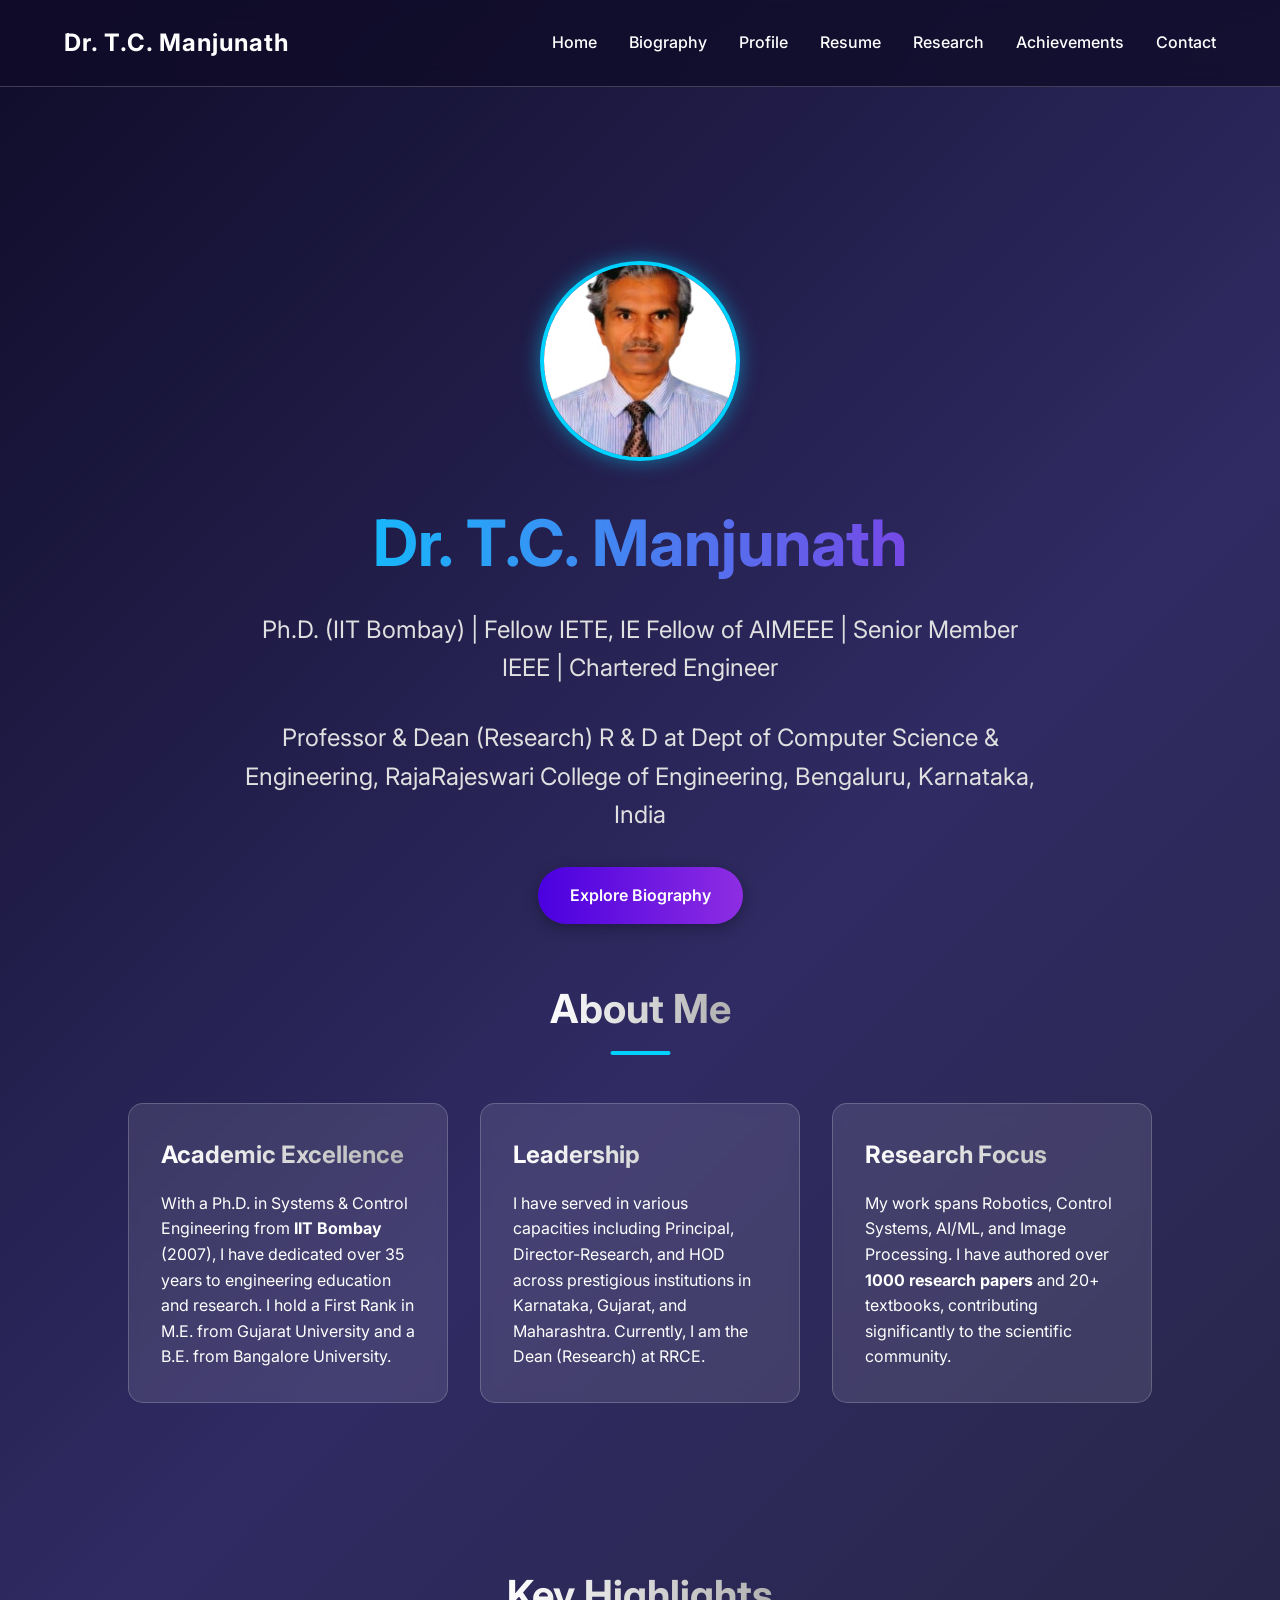
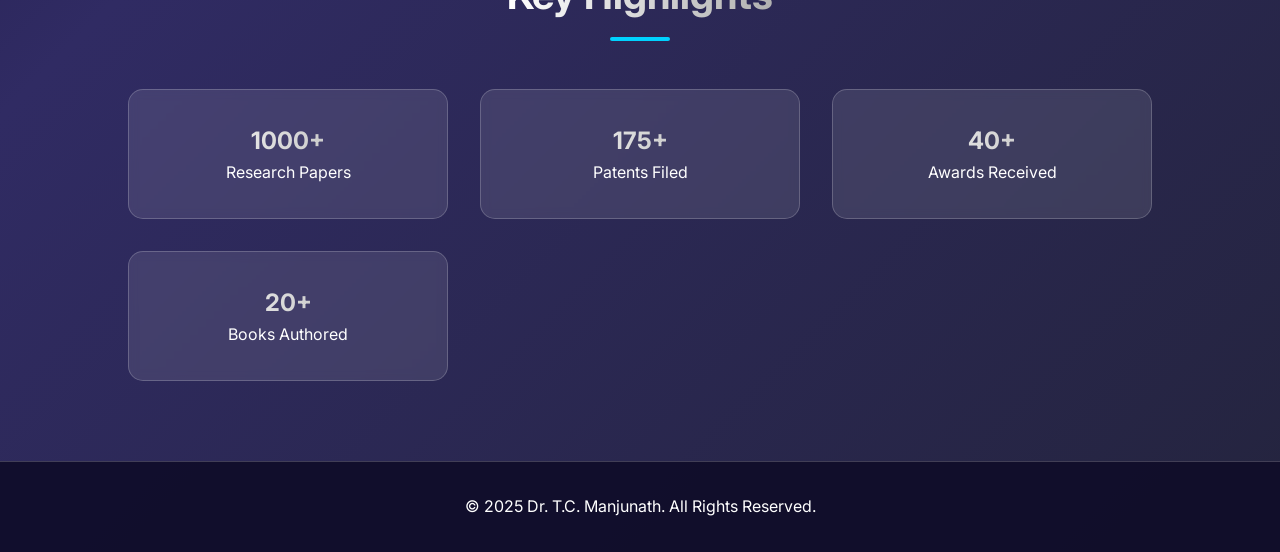
<file: index.html>
<!DOCTYPE html>
<html lang="en">

<head>
    <meta charset="UTF-8">
    <meta name="viewport" content="width=device-width, initial-scale=1.0">
    <title>Dr. T.C. Manjunath | Professor & Researcher</title>
    <meta name="description"
        content="Official portfolio of Dr. T.C. Manjunath, distinguished Professor, Researcher, and Dean with over 35 years of experience in Engineering and Technology.">
    <link rel="preconnect" href="https://fonts.googleapis.com">
    <link rel="preconnect" href="https://fonts.gstatic.com" crossorigin>
    <link href="https://fonts.googleapis.com/css2?family=Inter:wght@300;400;600;700&display=swap" rel="stylesheet">
    <link rel="stylesheet" href="style.css">
</head>

<body>

    <!-- Navigation -->
    <nav>
        <div class="logo">Dr. T.C. Manjunath</div>
        <ul class="nav-links">
            <li><a href="index.html">Home</a></li>
            <li><a href="Dr Man Biography - WA - RRCE.pdf" target="_blank">Biography</a></li>
            <li><a href="Dr Man Profile-WA-RRCE.pdf" target="_blank">Profile</a></li>
            <li><a href="Dr Man Short CV-RRCE.pdf" target="_blank">Resume</a></li>
            <li><a href="research.html">Research</a></li>
            <li><a href="achievements.html">Achievements</a></li>
            <li><a href="contact.html">Contact</a></li>
        </ul>
        <div class="hamburger">
            <div class="bar"></div>
            <div class="bar"></div>
            <div class="bar"></div>
        </div>
    </nav>

    <!-- Hero Section -->
    <header class="hero">
        <div class="hero-content">
            <img src="Dr Manjunath.jpg" alt="Dr. T.C. Manjunath" class="profile-img">
            <h1>Dr. T.C. Manjunath</h1>
            <p>Ph.D. (IIT Bombay) | Fellow IETE, IE Fellow of AIMEEE | Senior Member IEEE | Chartered Engineer</p>
            <p>Professor & Dean (Research) R & D at Dept of Computer Science & Engineering, RajaRajeswari College of
                Engineering, Bengaluru, Karnataka, India</p>
            <a href="#about" class="btn">Explore Biography</a>
        </div>
    </header>

    <!-- About Section -->
    <section id="about">
        <h2 class="section-title">About Me</h2>
        <div class="card-grid">
            <div class="card">
                <h3>Academic Excellence</h3>
                <p>With a Ph.D. in Systems & Control Engineering from <strong>IIT Bombay</strong> (2007), I have
                    dedicated over 35 years to engineering education and research. I hold a First Rank in M.E. from
                    Gujarat University and a B.E. from Bangalore University.</p>
            </div>
            <div class="card">
                <h3>Leadership</h3>
                <p>I have served in various capacities including Principal, Director-Research, and HOD across
                    prestigious institutions in Karnataka, Gujarat, and Maharashtra. Currently, I am the Dean (Research)
                    at RRCE.</p>
            </div>
            <div class="card">
                <h3>Research Focus</h3>
                <p>My work spans Robotics, Control Systems, AI/ML, and Image Processing. I have authored over
                    <strong>1000 research papers</strong> and 20+ textbooks, contributing significantly to the
                    scientific community.
                </p>
            </div>
        </div>
    </section>

    <!-- Highlights Section -->
    <section id="highlights">
        <h2 class="section-title">Key Highlights</h2>
        <div class="card-grid">
            <div class="card" style="text-align: center;">
                <h1 style="color: var(--accent); margin-bottom: 0;">1000+</h1>
                <p>Research Papers</p>
            </div>
            <div class="card" style="text-align: center;">
                <h1 style="color: var(--accent); margin-bottom: 0;">175+</h1>
                <p>Patents Filed</p>
            </div>
            <div class="card" style="text-align: center;">
                <h1 style="color: var(--accent); margin-bottom: 0;">40+</h1>
                <p>Awards Received</p>
            </div>
            <div class="card" style="text-align: center;">
                <h1 style="color: var(--accent); margin-bottom: 0;">20+</h1>
                <p>Books Authored</p>
            </div>
        </div>
    </section>

    <footer>
        <p>&copy; 2025 Dr. T.C. Manjunath. All Rights Reserved.</p>
    </footer>

    <script src="script.js"></script>
</body>

</html>
</file>
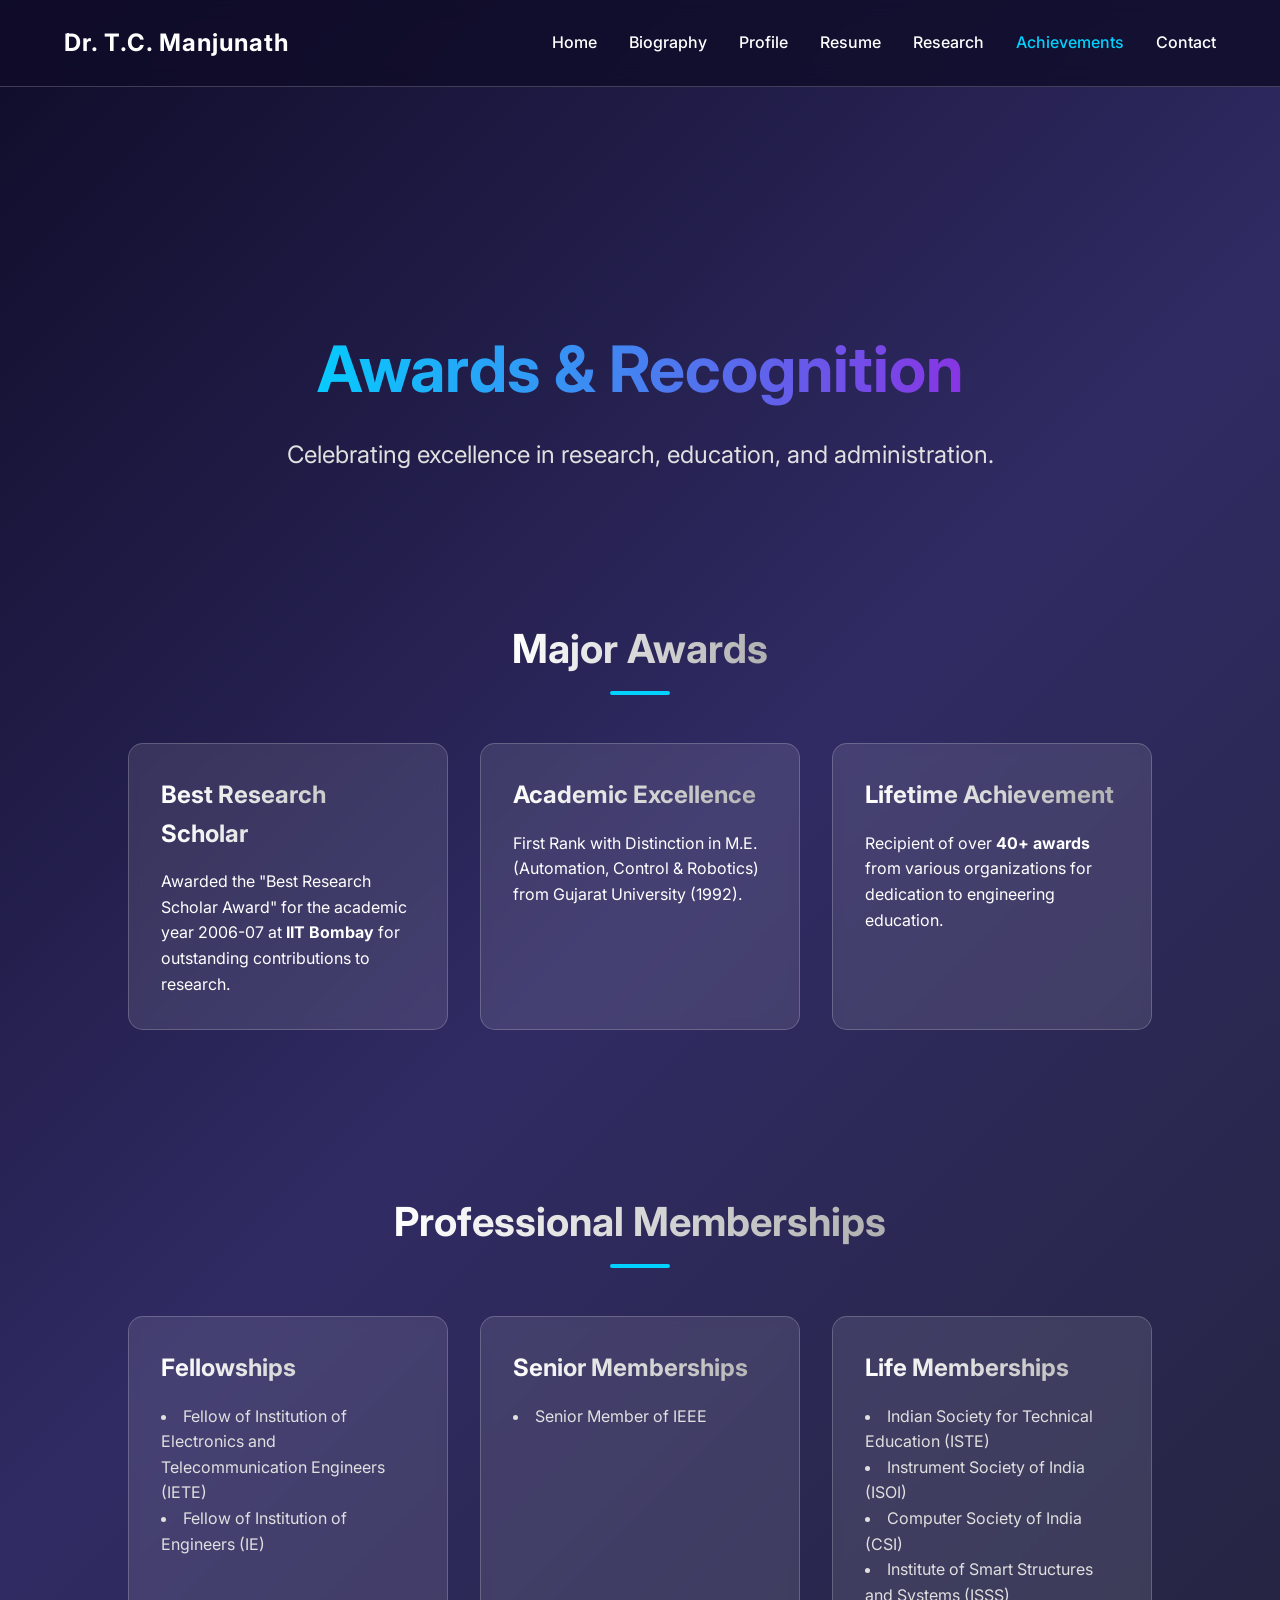
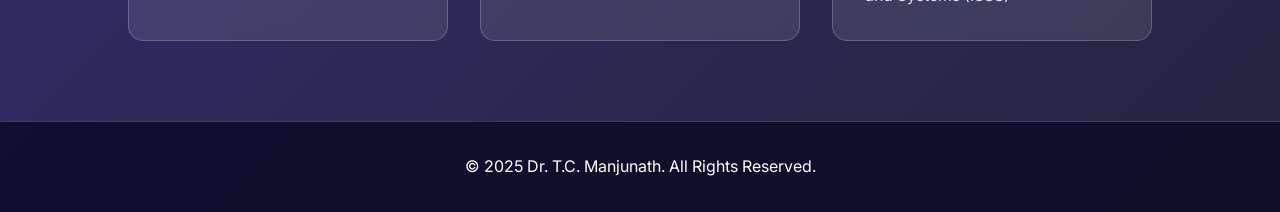
<file: achievements.html>
<!DOCTYPE html>
<html lang="en">

<head>
    <meta charset="UTF-8">
    <meta name="viewport" content="width=device-width, initial-scale=1.0">
    <title>Achievements & Awards | Dr. T.C. Manjunath</title>
    <link rel="preconnect" href="https://fonts.googleapis.com">
    <link rel="preconnect" href="https://fonts.gstatic.com" crossorigin>
    <link href="https://fonts.googleapis.com/css2?family=Inter:wght@300;400;600;700&display=swap" rel="stylesheet">
    <link rel="stylesheet" href="style.css">
</head>

<body>

    <nav>
        <div class="logo">Dr. T.C. Manjunath</div>
        <ul class="nav-links">
            <li><a href="index.html">Home</a></li>
            <li><a href="Dr Man Biography - WA - RRCE.pdf" target="_blank">Biography</a></li>
            <li><a href="Dr Man Profile-WA-RRCE.pdf" target="_blank">Profile</a></li>
            <li><a href="Dr Man Short CV-RRCE.pdf" target="_blank">Resume</a></li>
            <li><a href="research.html">Research</a></li>
            <li><a href="achievements.html" class="active" style="color: var(--accent);">Achievements</a></li>
            <li><a href="contact.html">Contact</a></li>
        </ul>
        <div class="hamburger">
            <div class="bar"></div>
            <div class="bar"></div>
            <div class="bar"></div>
        </div>
    </nav>

    <header class="hero" style="height: 50vh;">
        <div class="hero-content">
            <h1>Awards & Recognition</h1>
            <p>Celebrating excellence in research, education, and administration.</p>
        </div>
    </header>

    <section id="awards">
        <h2 class="section-title">Major Awards</h2>
        <div class="card-grid">
            <div class="card">
                <h3>Best Research Scholar</h3>
                <p>Awarded the "Best Research Scholar Award" for the academic year 2006-07 at <strong>IIT
                        Bombay</strong> for outstanding contributions to research.</p>
            </div>
            <div class="card">
                <h3>Academic Excellence</h3>
                <p>First Rank with Distinction in M.E. (Automation, Control & Robotics) from Gujarat University (1992).
                </p>
            </div>
            <div class="card">
                <h3>Lifetime Achievement</h3>
                <p>Recipient of over <strong>40+ awards</strong> from various organizations for dedication to
                    engineering education.</p>
            </div>
        </div>
    </section>

    <section id="memberships">
        <h2 class="section-title">Professional Memberships</h2>
        <div class="card-grid">
            <div class="card">
                <h3>Fellowships</h3>
                <ul style="list-style-position: inside; color: var(--text-dim);">
                    <li>Fellow of Institution of Electronics and Telecommunication Engineers (IETE)</li>
                    <li>Fellow of Institution of Engineers (IE)</li>
                </ul>
            </div>
            <div class="card">
                <h3>Senior Memberships</h3>
                <ul style="list-style-position: inside; color: var(--text-dim);">
                    <li>Senior Member of IEEE</li>
                </ul>
            </div>
            <div class="card">
                <h3>Life Memberships</h3>
                <ul style="list-style-position: inside; color: var(--text-dim);">
                    <li>Indian Society for Technical Education (ISTE)</li>
                    <li>Instrument Society of India (ISOI)</li>
                    <li>Computer Society of India (CSI)</li>
                    <li>Institute of Smart Structures and Systems (ISSS)</li>
                </ul>
            </div>
        </div>
    </section>

    <footer>
        <p>&copy; 2025 Dr. T.C. Manjunath. All Rights Reserved.</p>
    </footer>

    <script src="script.js"></script>
</body>

</html>
</file>
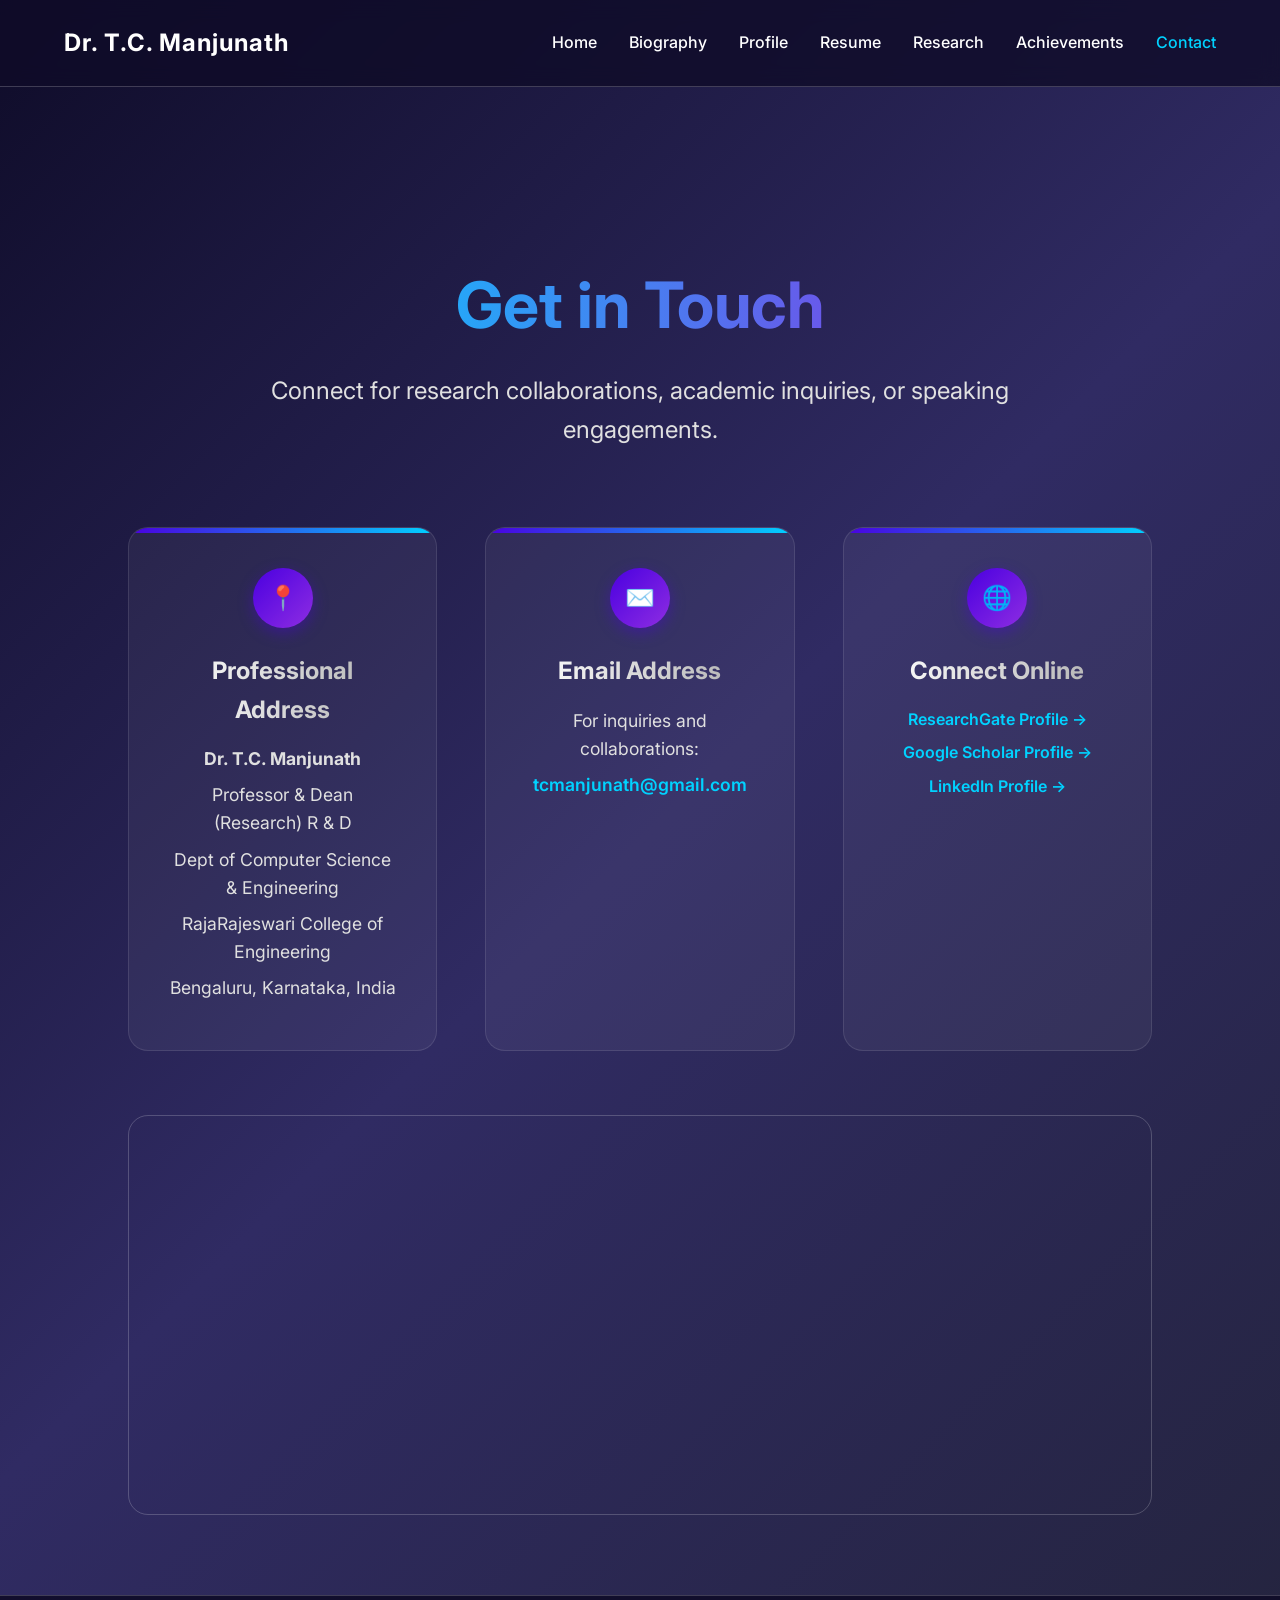
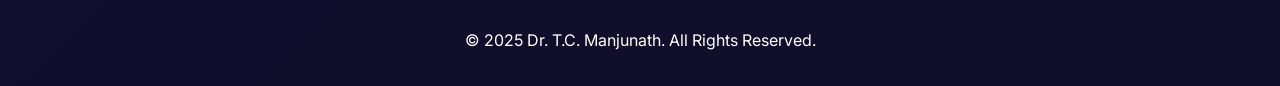
<file: contact.html>
<!DOCTYPE html>
<html lang="en">

<head>
    <meta charset="UTF-8">
    <meta name="viewport" content="width=device-width, initial-scale=1.0">
    <title>Contact | Dr. T.C. Manjunath</title>
    <link rel="preconnect" href="https://fonts.googleapis.com">
    <link rel="preconnect" href="https://fonts.gstatic.com" crossorigin>
    <link href="https://fonts.googleapis.com/css2?family=Inter:wght@300;400;600;700&display=swap" rel="stylesheet">
    <link rel="stylesheet" href="style.css">
    <style>
        /* Specific styles for the redesigned contact page */
        .contact-container {
            display: grid;
            grid-template-columns: repeat(auto-fit, minmax(300px, 1fr));
            gap: 3rem;
            max-width: 1200px;
            margin: 0 auto;
        }

        .contact-card {
            background: rgba(255, 255, 255, 0.05);
            border: 1px solid rgba(255, 255, 255, 0.1);
            border-radius: 20px;
            padding: 2.5rem;
            text-align: center;
            transition: transform 0.3s ease, box-shadow 0.3s ease;
            position: relative;
            overflow: hidden;
        }

        .contact-card:hover {
            transform: translateY(-5px);
            box-shadow: 0 10px 30px rgba(0, 0, 0, 0.3);
            background: rgba(255, 255, 255, 0.08);
        }

        .contact-card::before {
            content: '';
            position: absolute;
            top: 0;
            left: 0;
            width: 100%;
            height: 5px;
            background: linear-gradient(90deg, var(--primary-color), var(--accent));
        }

        .icon-box {
            width: 60px;
            height: 60px;
            background: linear-gradient(135deg, var(--primary-color), var(--secondary-color));
            border-radius: 50%;
            display: flex;
            align-items: center;
            justify-content: center;
            margin: 0 auto 1.5rem;
            font-size: 1.5rem;
            color: white;
            box-shadow: 0 5px 15px rgba(74, 0, 224, 0.4);
        }

        .contact-card h3 {
            font-size: 1.5rem;
            margin-bottom: 1rem;
            color: var(--text-light);
        }

        .contact-card p {
            color: var(--text-dim);
            margin-bottom: 0.5rem;
            font-size: 1.1rem;
        }

        .contact-card a {
            color: var(--accent);
            font-weight: 600;
        }

        .map-container {
            margin-top: 4rem;
            border-radius: 20px;
            overflow: hidden;
            border: 1px solid var(--glass-border);
            height: 400px;
        }

        iframe {
            width: 100%;
            height: 100%;
            border: 0;
        }
    </style>
</head>

<body>

    <nav>
        <div class="logo">Dr. T.C. Manjunath</div>
        <ul class="nav-links">
            <li><a href="index.html">Home</a></li>
            <li><a href="Dr Man Biography - WA - RRCE.pdf" target="_blank">Biography</a></li>
            <li><a href="Dr Man Profile-WA-RRCE.pdf" target="_blank">Profile</a></li>
            <li><a href="Dr Man Short CV-RRCE.pdf" target="_blank">Resume</a></li>
            <li><a href="research.html">Research</a></li>
            <li><a href="achievements.html">Achievements</a></li>
            <li><a href="contact.html" class="active" style="color: var(--accent);">Contact</a></li>
        </ul>
        <div class="hamburger">
            <div class="bar"></div>
            <div class="bar"></div>
            <div class="bar"></div>
        </div>
    </nav>

    <header class="hero" style="height: 40vh; min-height: 300px;">
        <div class="hero-content">
            <h1>Get in Touch</h1>
            <p>Connect for research collaborations, academic inquiries, or speaking engagements.</p>
        </div>
    </header>

    <section id="contact-info">
        <div class="contact-container">
            <!-- Address Card -->
            <div class="contact-card">
                <div class="icon-box">📍</div>
                <h3>Professional Address</h3>
                <p><strong>Dr. T.C. Manjunath</strong></p>
                <p>Professor & Dean (Research) R & D</p>
                <p>Dept of Computer Science & Engineering</p>
                <p>RajaRajeswari College of Engineering</p>
                <p>Bengaluru, Karnataka, India</p>
            </div>

            <!-- Email Card -->
            <div class="contact-card">
                <div class="icon-box">✉️</div>
                <h3>Email Address</h3>
                <p>For inquiries and collaborations:</p>
                <p><a href="mailto:tcmanjunath@gmail.com">tcmanjunath@gmail.com</a></p>
            </div>

            <!-- Social Card -->
            <div class="contact-card">
                <div class="icon-box">🌐</div>
                <h3>Connect Online</h3>
                <div style="display: flex; flex-direction: column; gap: 0.5rem; margin-top: 1rem;">
                    <a href="https://www.researchgate.net/profile/T-C-Manjunath" target="_blank">ResearchGate Profile
                        &rarr;</a>
                    <a href="https://scholar.google.com/" target="_blank">Google Scholar Profile &rarr;</a>
                    <a href="https://www.linkedin.com/" target="_blank">LinkedIn Profile &rarr;</a>
                </div>
            </div>
        </div>

        <!-- Google Map Embed -->
        <div class="map-container">
            <iframe
                src="https://www.google.com/maps/embed?pb=!1m18!1m12!1m3!1d3888.750939704462!2d77.4812363148215!3d12.92372299088716!2m3!1f0!2f0!3f0!3m2!1i1024!2i768!4f13.1!3m3!1m2!1s0x3bae3ee159ba3729%3A0x75a3463d510cf26e!2sRajaRajeswari%20College%20of%20Engineering!5e0!3m2!1sen!2sin!4v1633072800000!5m2!1sen!2sin"
                allowfullscreen="" loading="lazy"></iframe>
        </div>
    </section>

    <footer>
        <p>&copy; 2025 Dr. T.C. Manjunath. All Rights Reserved.</p>
    </footer>

    <script src="script.js"></script>
</body>

</html>
</file>
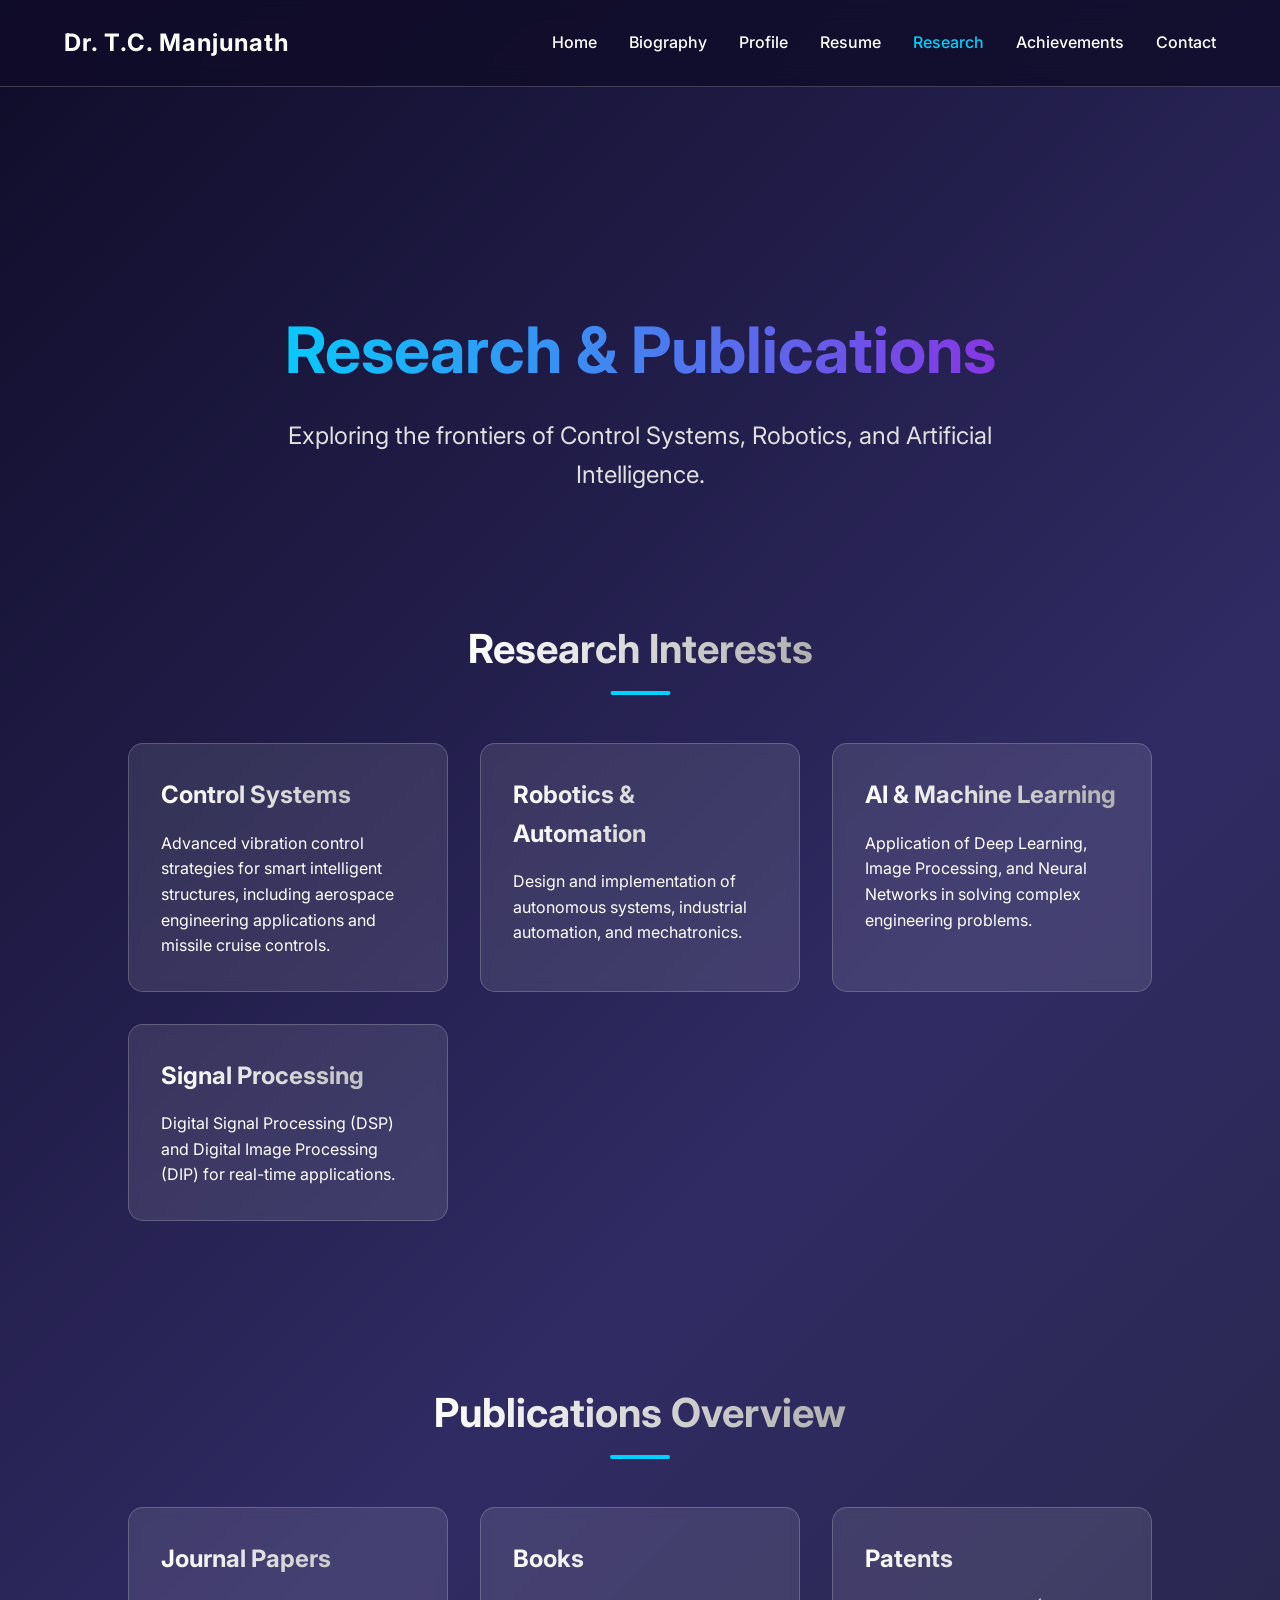
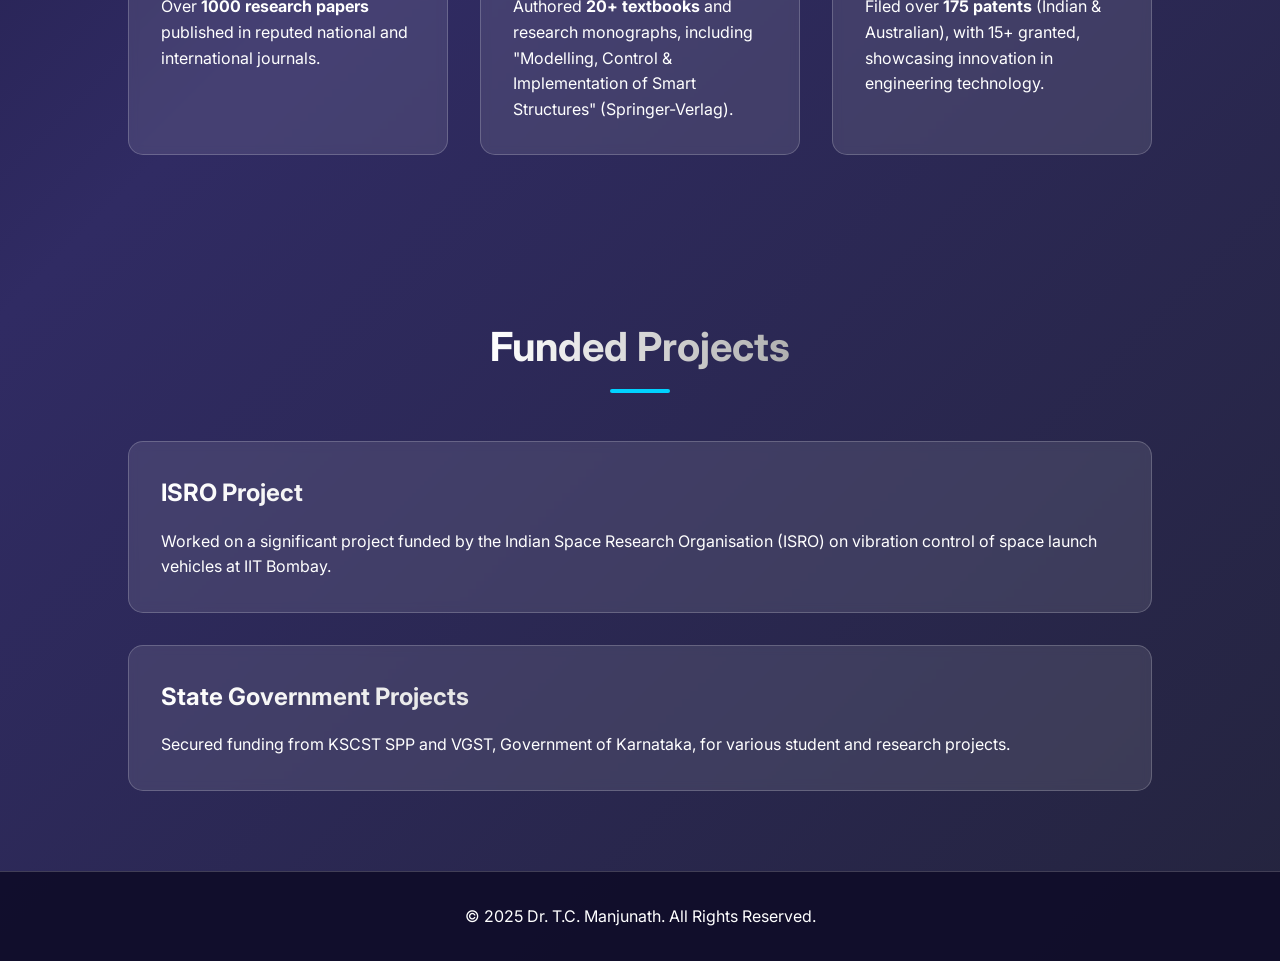
<file: research.html>
<!DOCTYPE html>
<html lang="en">

<head>
    <meta charset="UTF-8">
    <meta name="viewport" content="width=device-width, initial-scale=1.0">
    <title>Research & Publications | Dr. T.C. Manjunath</title>
    <link rel="preconnect" href="https://fonts.googleapis.com">
    <link rel="preconnect" href="https://fonts.gstatic.com" crossorigin>
    <link href="https://fonts.googleapis.com/css2?family=Inter:wght@300;400;600;700&display=swap" rel="stylesheet">
    <link rel="stylesheet" href="style.css">
</head>

<body>

    <nav>
        <div class="logo">Dr. T.C. Manjunath</div>
        <ul class="nav-links">
            <li><a href="index.html">Home</a></li>
            <li><a href="Dr Man Biography - WA - RRCE.pdf" target="_blank">Biography</a></li>
            <li><a href="Dr Man Profile-WA-RRCE.pdf" target="_blank">Profile</a></li>
            <li><a href="Dr Man Short CV-RRCE.pdf" target="_blank">Resume</a></li>
            <li><a href="research.html" class="active" style="color: var(--accent);">Research</a></li>
            <li><a href="achievements.html">Achievements</a></li>
            <li><a href="contact.html">Contact</a></li>
        </ul>
        <div class="hamburger">
            <div class="bar"></div>
            <div class="bar"></div>
            <div class="bar"></div>
        </div>
    </nav>

    <header class="hero" style="height: 50vh;">
        <div class="hero-content">
            <h1>Research & Publications</h1>
            <p>Exploring the frontiers of Control Systems, Robotics, and Artificial Intelligence.</p>
        </div>
    </header>

    <section id="interests">
        <h2 class="section-title">Research Interests</h2>
        <div class="card-grid">
            <div class="card">
                <h3>Control Systems</h3>
                <p>Advanced vibration control strategies for smart intelligent structures, including aerospace
                    engineering applications and missile cruise controls.</p>
            </div>
            <div class="card">
                <h3>Robotics & Automation</h3>
                <p>Design and implementation of autonomous systems, industrial automation, and mechatronics.</p>
            </div>
            <div class="card">
                <h3>AI & Machine Learning</h3>
                <p>Application of Deep Learning, Image Processing, and Neural Networks in solving complex engineering
                    problems.</p>
            </div>
            <div class="card">
                <h3>Signal Processing</h3>
                <p>Digital Signal Processing (DSP) and Digital Image Processing (DIP) for real-time applications.</p>
            </div>
        </div>
    </section>

    <section id="publications">
        <h2 class="section-title">Publications Overview</h2>
        <div class="card-grid">
            <div class="card">
                <h3>Journal Papers</h3>
                <p>Over <strong>1000 research papers</strong> published in reputed national and international journals.
                </p>
            </div>
            <div class="card">
                <h3>Books</h3>
                <p>Authored <strong>20+ textbooks</strong> and research monographs, including "Modelling, Control &
                    Implementation of Smart Structures" (Springer-Verlag).</p>
            </div>
            <div class="card">
                <h3>Patents</h3>
                <p>Filed over <strong>175 patents</strong> (Indian & Australian), with 15+ granted, showcasing
                    innovation in engineering technology.</p>
            </div>
        </div>
    </section>

    <section id="projects">
        <h2 class="section-title">Funded Projects</h2>
        <div class="card">
            <h3>ISRO Project</h3>
            <p>Worked on a significant project funded by the Indian Space Research Organisation (ISRO) on vibration
                control of space launch vehicles at IIT Bombay.</p>
        </div>
        <div class="card" style="margin-top: 2rem;">
            <h3>State Government Projects</h3>
            <p>Secured funding from KSCST SPP and VGST, Government of Karnataka, for various student and research
                projects.</p>
        </div>
    </section>

    <footer>
        <p>&copy; 2025 Dr. T.C. Manjunath. All Rights Reserved.</p>
    </footer>

    <script src="script.js"></script>
</body>

</html>
</file>
<file: style.css>
/* Global Reset & Variables */
:root {
    --primary-color: #4a00e0;
    --secondary-color: #8e2de2;
    --dark-bg: #0f0c29;
    --glass-bg: rgba(255, 255, 255, 0.1);
    --glass-border: rgba(255, 255, 255, 0.2);
    --text-light: #ffffff;
    --text-dim: #e0e0e0;
    --accent: #00d2ff;
    --font-main: 'Inter', sans-serif;
}

* {
    margin: 0;
    padding: 0;
    box-sizing: border-box;
}

body {
    font-family: var(--font-main);
    background: linear-gradient(135deg, var(--dark-bg), #302b63, #24243e);
    color: var(--text-light);
    min-height: 100vh;
    overflow-x: hidden;
    line-height: 1.6;
}

/* Typography */
h1,
h2,
h3,
h4 {
    font-weight: 700;
    margin-bottom: 1rem;
    background: linear-gradient(to right, #fff, #b0b0b0);
    -webkit-background-clip: text;
    -webkit-text-fill-color: transparent;
}

a {
    text-decoration: none;
    color: var(--text-light);
    transition: color 0.3s ease;
}

a:hover {
    color: var(--accent);
}

/* Navigation */
nav {
    display: flex;
    justify-content: space-between;
    align-items: center;
    padding: 1.5rem 5%;
    background: rgba(15, 12, 41, 0.8);
    backdrop-filter: blur(10px);
    position: sticky;
    top: 0;
    z-index: 1000;
    border-bottom: 1px solid var(--glass-border);
}

.logo {
    font-size: 1.5rem;
    font-weight: 700;
    letter-spacing: 1px;
}

.nav-links {
    display: flex;
    gap: 2rem;
    list-style: none;
}

.nav-links a {
    font-size: 1rem;
    font-weight: 500;
    position: relative;
}

.nav-links a::after {
    content: '';
    position: absolute;
    width: 0;
    height: 2px;
    bottom: -5px;
    left: 0;
    background-color: var(--accent);
    transition: width 0.3s ease;
}

.nav-links a:hover::after {
    width: 100%;
}

.hamburger {
    display: none;
    cursor: pointer;
    flex-direction: column;
    gap: 5px;
}

.bar {
    width: 25px;
}

/* Hero Section */
.hero {
    height: 90vh;
    display: flex;
    align-items: center;
    justify-content: center;
    text-align: center;
    padding: 200px 2rem 0;
    position: relative;
}

.hero-content {
    max-width: 800px;
    z-index: 1;
    margin: 0 auto;
    animation: fadeInUp 1s ease-out;
}

.hero h1 {
    font-size: 4rem;
    margin-bottom: 1rem;
    background: linear-gradient(to right, var(--accent), var(--secondary-color));
    -webkit-background-clip: text;
    -webkit-text-fill-color: transparent;
}

.hero p {
    font-size: 1.5rem;
    color: var(--text-dim);
    margin-bottom: 2rem;
}

.btn {
    display: inline-block;
    padding: 1rem 2rem;
    background: linear-gradient(90deg, var(--primary-color), var(--secondary-color));
    color: white;
    border-radius: 50px;
    font-weight: 600;
    box-shadow: 0 4px 15px rgba(0, 0, 0, 0.3);
    transition: transform 0.3s ease, box-shadow 0.3s ease;
}

.btn:hover {
    transform: translateY(-3px);
    box-shadow: 0 6px 20px rgba(0, 0, 0, 0.4);
    color: white;
}

/* Sections */
section {
    padding: 5rem 10%;
}

.section-title {
    text-align: center;
    font-size: 2.5rem;
    margin-bottom: 3rem;
    position: relative;
    display: inline-block;
    left: 50%;
    transform: translateX(-50%);
}

.section-title::after {
    content: '';
    display: block;
    width: 60px;
    height: 4px;
    background: var(--accent);
    margin: 10px auto 0;
    border-radius: 2px;
}

/* Cards (Glassmorphism) */
.card-grid {
    display: grid;
    grid-template-columns: repeat(auto-fit, minmax(300px, 1fr));
    gap: 2rem;
}

.card {
    background: var(--glass-bg);
    border: 1px solid var(--glass-border);
    border-radius: 15px;
    padding: 2rem;
    backdrop-filter: blur(5px);
    transition: transform 0.3s ease, background 0.3s ease;
}

.card:hover {
    transform: translateY(-10px);
    background: rgba(255, 255, 255, 0.15);
}

.card h3 {
    font-size: 1.5rem;
    margin-bottom: 1rem;
    color: var(--accent);
}

/* Footer */
footer {
    background: rgba(15, 12, 41, 0.9);
    padding: 2rem;
    text-align: center;
    border-top: 1px solid var(--glass-border);
}

/* Animations */
@keyframes fadeInUp {
    from {
        opacity: 0;
        transform: translateY(20px);
    }

    to {
        opacity: 1;
        transform: translateY(0);
    }
}

/* Responsive */
@media (max-width: 768px) {
    .nav-links {
        position: absolute;
        right: 0;
        top: 70px;
        height: calc(100vh - 70px);
        background: rgba(15, 12, 41, 0.95);
        flex-direction: column;
        align-items: center;
        justify-content: center;
        width: 100%;
        transform: translateX(100%);
        transition: transform 0.5s ease-in-out;
    }

    .nav-links.active {
        transform: translateX(0);
    }

    .hamburger {
        display: flex;
    }

    text-decoration: none;
    color: var(--text-light);
    transition: color 0.3s ease;
}

a:hover {
    color: var(--accent);
}

/* Navigation */
nav {
    display: flex;
    justify-content: space-between;
    align-items: center;
    padding: 1.5rem 5%;
    background: rgba(15, 12, 41, 0.8);
    backdrop-filter: blur(10px);
    position: sticky;
    top: 0;
    z-index: 1000;
    border-bottom: 1px solid var(--glass-border);
}

.logo {
    font-size: 1.5rem;
    font-weight: 700;
    letter-spacing: 1px;
}

.nav-links {
    display: flex;
    gap: 2rem;
    list-style: none;
}

.nav-links a {
    font-size: 1rem;
    font-weight: 500;
    position: relative;
}

.nav-links a::after {
    content: '';
    position: absolute;
    width: 0;
    height: 2px;
    bottom: -5px;
    left: 0;
    background-color: var(--accent);
    transition: width 0.3s ease;
}

.nav-links a:hover::after {
    width: 100%;
}

.hamburger {
    display: none;
    cursor: pointer;
    flex-direction: column;
    gap: 5px;
}

.bar {
    width: 25px;
}

.hero h1 {
    font-size: 4rem;
    margin-bottom: 1rem;
    background: linear-gradient(to right, var(--accent), var(--secondary-color));
    -webkit-background-clip: text;
    -webkit-text-fill-color: transparent;
}

.hero p {
    font-size: 1.5rem;
    color: var(--text-dim);
    margin-bottom: 2rem;
}

.btn {
    display: inline-block;
    padding: 1rem 2rem;
    background: linear-gradient(90deg, var(--primary-color), var(--secondary-color));
    color: white;
    border-radius: 50px;
    font-weight: 600;
    box-shadow: 0 4px 15px rgba(0, 0, 0, 0.3);
    transition: transform 0.3s ease, box-shadow 0.3s ease;
}

.btn:hover {
    transform: translateY(-3px);
    box-shadow: 0 6px 20px rgba(0, 0, 0, 0.4);
    color: white;
}

/* Sections */
section {
    padding: 5rem 10%;
}

.section-title {
    text-align: center;
    font-size: 2.5rem;
    margin-bottom: 3rem;
    position: relative;
    display: inline-block;
    left: 50%;
    transform: translateX(-50%);
}

.section-title::after {
    content: '';
    display: block;
    width: 60px;
    height: 4px;
    background: var(--accent);
    margin: 10px auto 0;
    border-radius: 2px;
}

/* Cards (Glassmorphism) */
.card-grid {
    display: grid;
    grid-template-columns: repeat(auto-fit, minmax(300px, 1fr));
    gap: 2rem;
}

.card {
    background: var(--glass-bg);
    border: 1px solid var(--glass-border);
    border-radius: 15px;
    padding: 2rem;
    backdrop-filter: blur(5px);
    transition: transform 0.3s ease, background 0.3s ease;
}

.card:hover {
    transform: translateY(-10px);
    background: rgba(255, 255, 255, 0.15);
}

.card h3 {
    font-size: 1.5rem;
    margin-bottom: 1rem;
    color: var(--accent);
}

/* Footer */
footer {
    background: rgba(15, 12, 41, 0.9);
    padding: 2rem;
    text-align: center;
    border-top: 1px solid var(--glass-border);
}

/* Animations */
@keyframes fadeInUp {
    from {
        opacity: 0;
        transform: translateY(20px);
    }

    to {
        opacity: 1;
        transform: translateY(0);
    }
}

/* Responsive */
@media (max-width: 768px) {
    .nav-links {
        position: absolute;
        right: 0;
        top: 70px;
        height: calc(100vh - 70px);
        background: rgba(15, 12, 41, 0.95);
        flex-direction: column;
        align-items: center;
        justify-content: center;
        width: 100%;
        transform: translateX(100%);
        transition: transform 0.5s ease-in-out;
    }

    .nav-links.active {
        transform: translateX(0);
    }

    .hamburger {
        display: flex;
    }

    .hero h1 {
        font-size: 2.5rem;
    }
}

/* Profile Image */
.profile-img {
    width: 200px;
    height: 200px;
    border-radius: 50%;
    object-fit: cover;
    border: 4px solid var(--accent);
    box-shadow: 0 0 20px rgba(0, 210, 255, 0.5);
    margin-bottom: 1.5rem;
    animation: float 6s ease-in-out infinite;
}

@keyframes float {
    0% {
        transform: translateY(0px);
    }

    50% {
        transform: translateY(-10px);
    }

    100% {
        transform: translateY(0px);
    }
}
</file>
